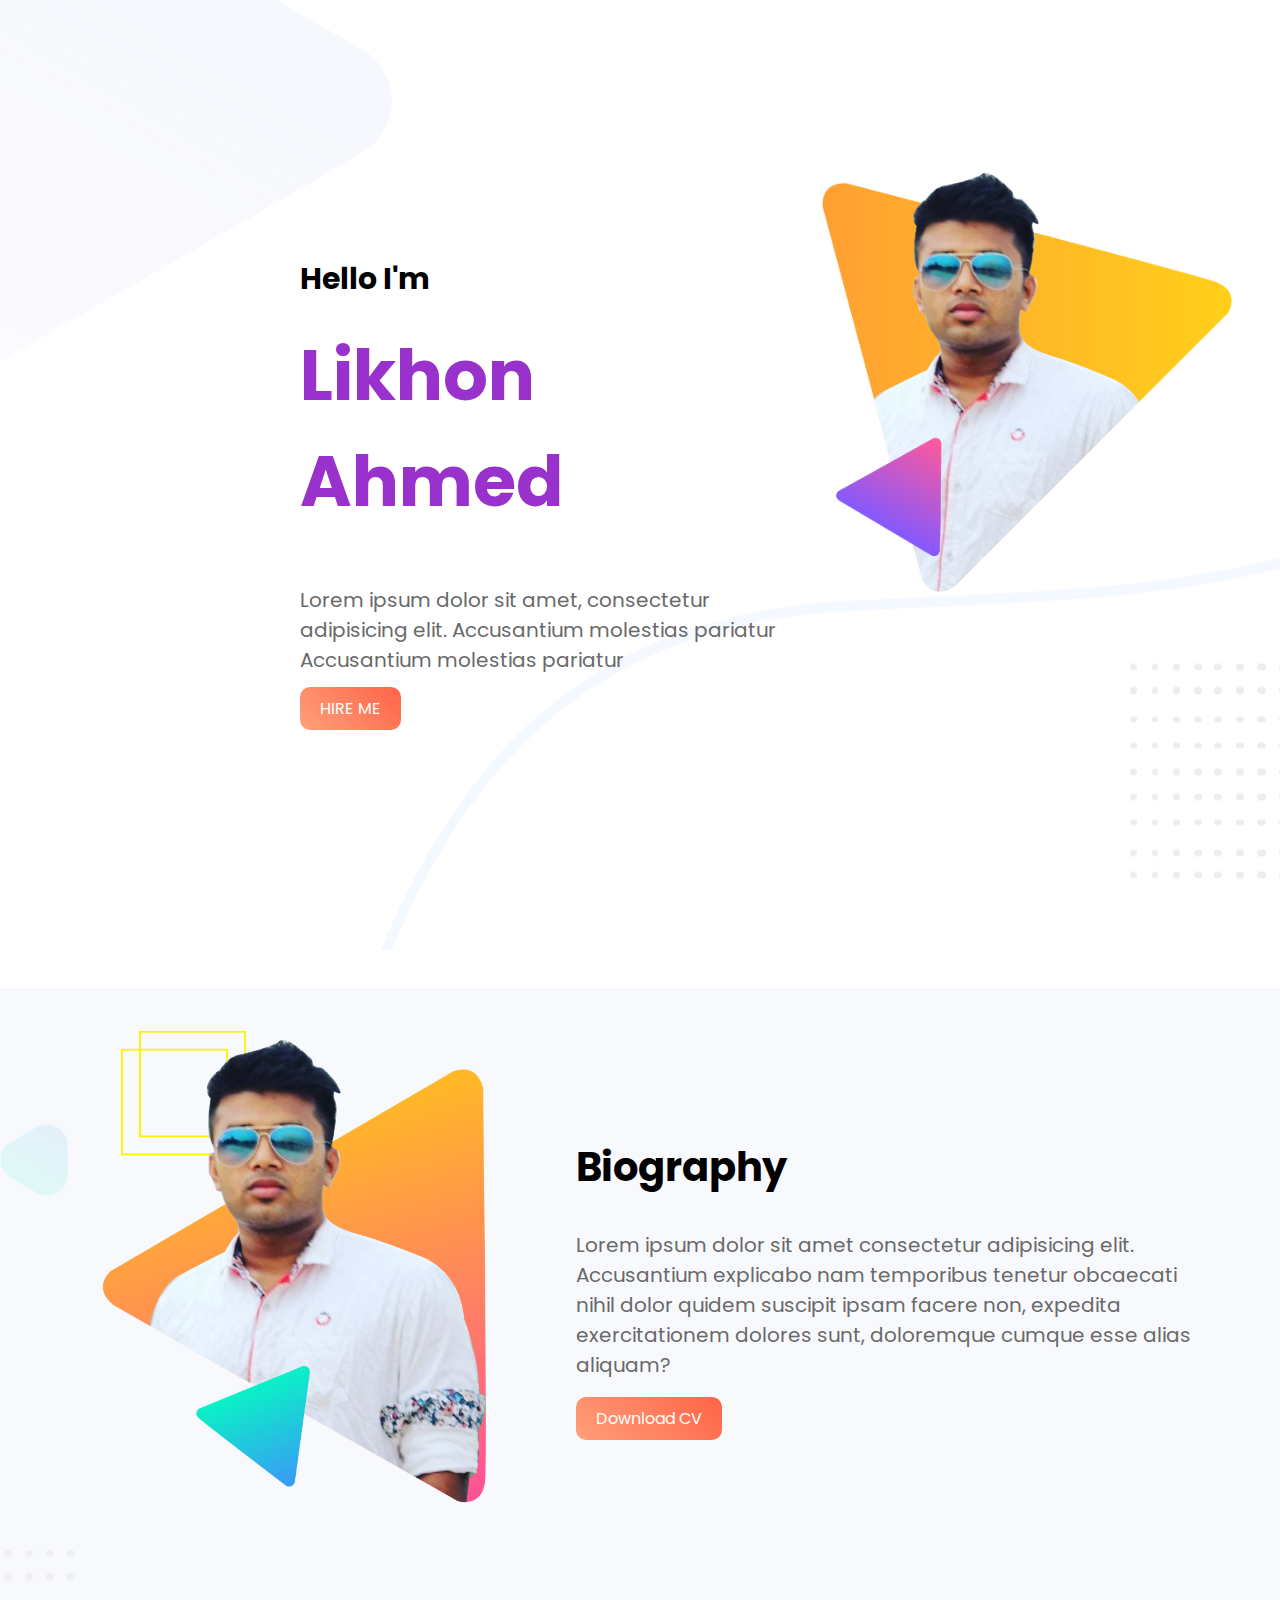
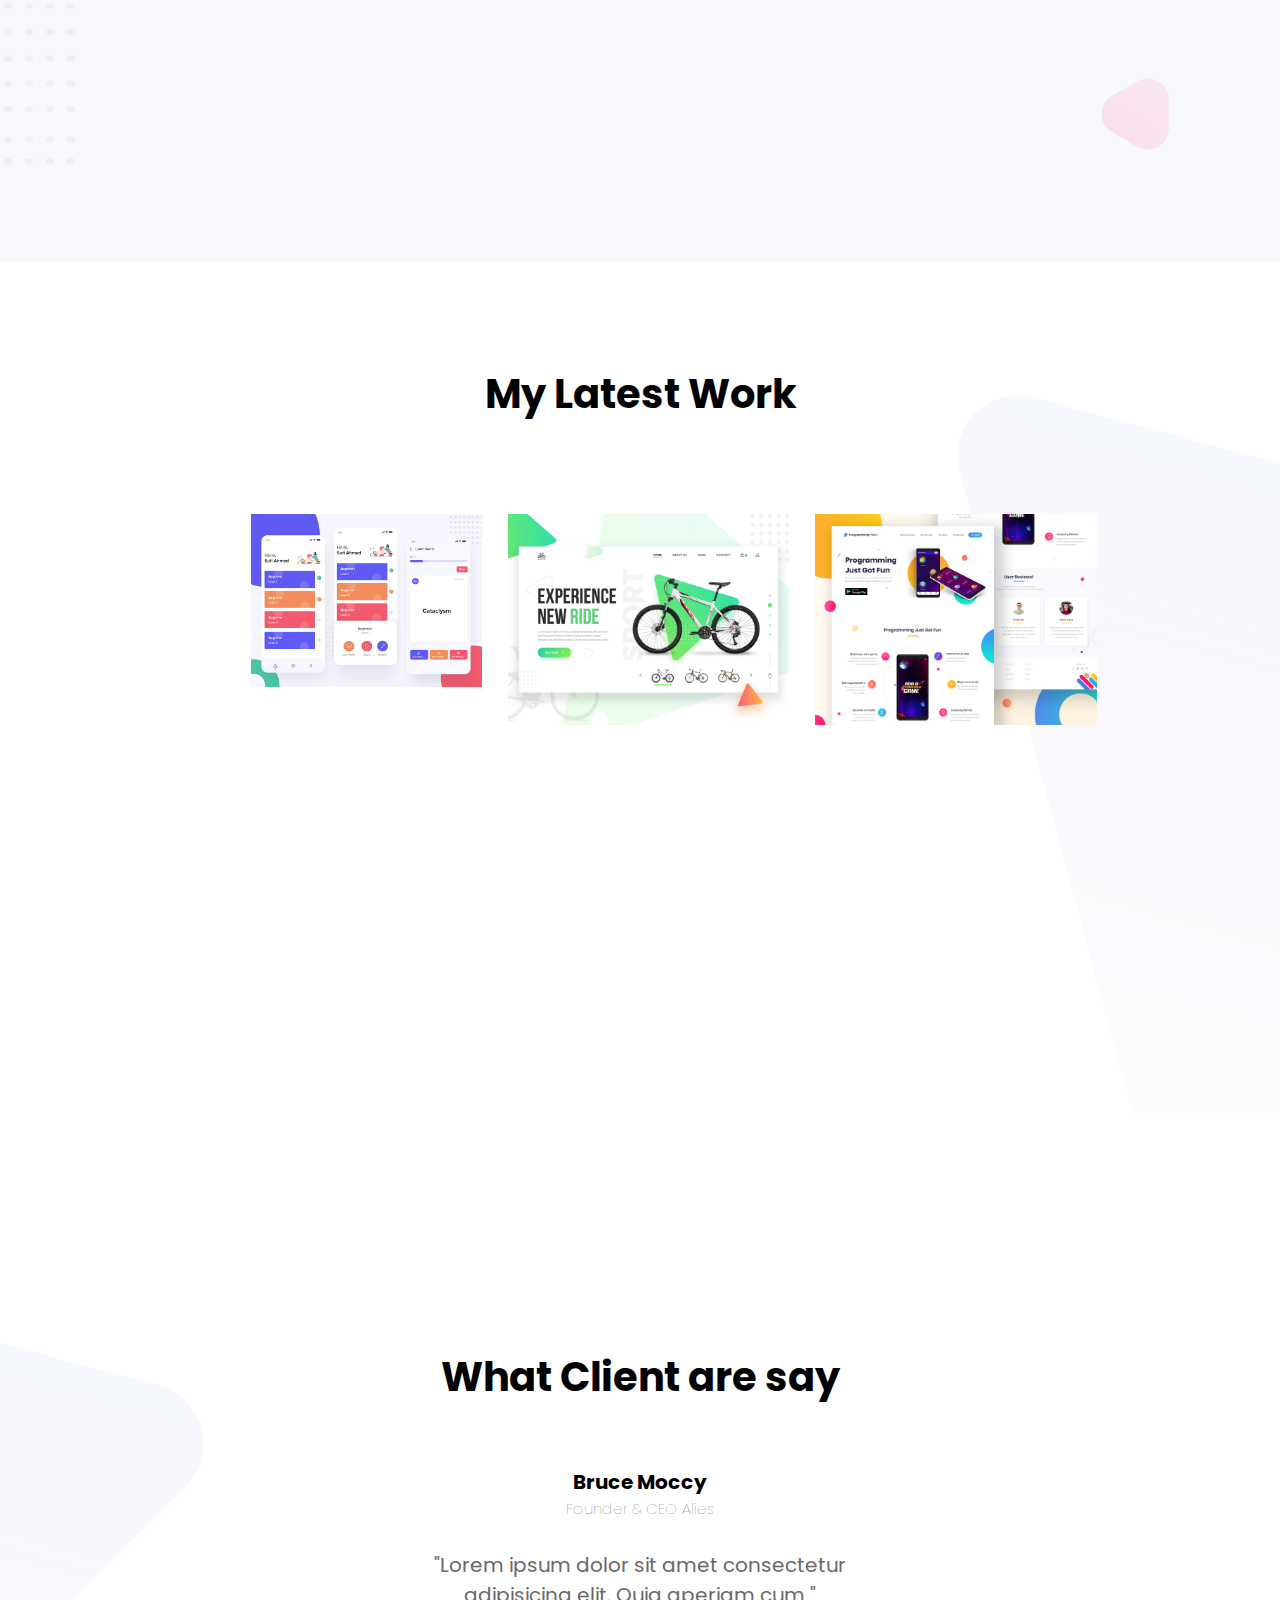
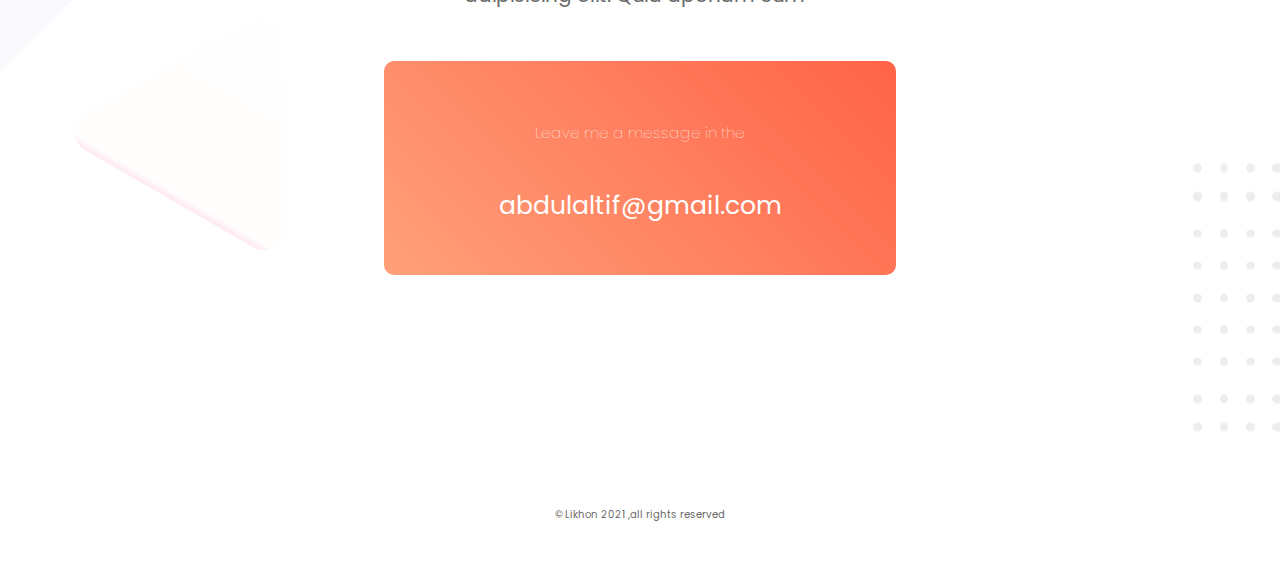
<file: index.html>
<!DOCTYPE html>
<html lang="en">
<head>
    <meta charset="UTF-8">
    <meta http-equiv="X-UA-Compatible" content="IE=edge">
    <meta name="viewport" content="width=device-width, initial-scale=1.0">
    <title>Personal Website</title>

    <link rel="preconnect" href="https://fonts.googleapis.com">
    <link rel="preconnect" href="https://fonts.gstatic.com" crossorigin>
    <link href="https://fonts.googleapis.com/css2?family=Poppins&display=swap" rel="stylesheet">

    <link rel="stylesheet" href="style.css">


</head>
<body>
    
    <section class="header">

        <div class="header-width ">

        <h4> <span class="text"> Hello I'm </span> </h4>
         <h1>Likhon Ahmed</h1>
         <p>Lorem ipsum dolor sit amet, consectetur adipisicing elit. Accusantium molestias pariatur Accusantium molestias pariatur </p>

         <a class="link-button" target="_blank" href="https://www.linkedin.com/in/abdul-latif-733382174/">HIRE ME</a>

        </div>


        <div class="width ">
            <img src="image/likhon2.png" alt="">
        </div>

        </section>


      

        <section class="biography-area">

            <div class="bio-width">
                <img src="image/likhon1.png" alt="">
            </div>
            
                   
            <div class="mid-width">
               
               <h2>Biography</h2>
               <p>Lorem ipsum dolor sit amet consectetur adipisicing elit. Accusantium explicabo nam temporibus tenetur obcaecati nihil dolor quidem suscipit ipsam facere non, expedita exercitationem dolores sunt, doloremque cumque esse alias aliquam?</p>


               <a class="link-button" target="_blank" href="https://www.linkedin.com/in/abdul-latif-733382174/">Download CV</a>


            </div>

            
    
            </section>
        


        <section class="latest-work">


            <h3>My Latest Work</h3>

            <div class="work-width" id="center">
                
                <img src="image\latest-work\work-1.png" alt="">

            </div>

             
            <div class="work-width">
                <img src="image\latest-work\work-2.jpg" alt="">

            </div>

            <div class="work-width">
                <img src="image\latest-work\work-3.jpg" alt="">


            </div>



        </section>

        <section class="footer-area">

            <h2 id="footer-text">What Client are say</h2>

            
          <h5>Bruce Moccy</h5>
          <p id="footer_text5">Founder & CEO Alies</p>

          <p id="footer_text2">"Lorem ipsum dolor sit amet consectetur <br> 
              adipisicing elit. Quia aperiam cum "</p>

              
          
             
         <p id="footer-text3" > <span id="footer_text4"> Leave me a message in the <br><br> </span>abdulaltif@gmail.com</p>


              

        </section>


        <footer>
            <p >© Likhon 2021 ,all rights reserved</p>
            
            </footer>


</body>
</html>
</file>
<file: style.css>
body{
    margin: 0;
  font-family: 'Poppins',sans-serif;
}

h4{
    margin-top:50%;
     

}

.text{
    font-size: 30px;
    font-style: normal;
    color: black;
    
 
}



h1{
   
   font-size: 70px;
   color: darkorchid;
   margin : 0;
   padding-bottom: 30px;
   

}

p{
    color: dimgray;
    font-size: 20px;
    margin-bottom:4%;
}


section{
    height:800px;
    padding-bottom:150px;
    
}

.header-width{
    width: 40%;
    float:left;
    margin-left:300px;

    
}

.width img {
    padding-top:160px;
    width: 32%;
    margin-left: 10px;

    


     
}

.header{
    background-image: url("image/header-bg.png");
    background-repeat: no-repeat;
    background-position: center;

}


.link-button{
    text-decoration: none;
    background-image: linear-gradient(45deg, lightSalmon,tomato);
    padding:10px 20px ;
    border-radius: 10px;
    color: rgb(255, 255, 255);
    font-weight: 700px;
    
   

}


.biography-area{
    background-image: url("image/biography-bg.png");
    background-repeat: no-repeat;
    background-position: center;
    height:800px;
    
    
}

.bio-width img{
    width:30%;
    margin-top: 5%;
    margin-left: 8%;
    float:left;

}


.mid-width{

    padding-top: 12%;
    margin-left: 45%;
    padding-right: 60px;
    

}

h2{
    font-size: 40px;
}

h3{
  font-size: 40px;
  text-align:center;
  margin-bottom: 90px;
  margin-top: 5%;

}


.latest-work{
    
    background-image:url("image/latest-work-bg.png");
    background-repeat: no-repeat;
    background-position: center;
    height:600px;

}



.work-width img{
    
    width: 22%;
    float: left;
    margin-left: 2%;
    
    
}

#center{
    margin-left: 18%;
}

.footer-area{
    background-image: url("image/footer-bg.png");
    background-repeat: no-repeat;
    background-position: center;
    height:800px;

}

#footer-text{
    text-align: center;
    margin-bottom: 60px;
}

h5{
    text-align: center;
    margin: 0;
    text-align:center;
    font-size: 20px;
    font-style: bold;
   
    
}

#footer-text{
    text-align: center;
    padding-top:200px;
}

#footer_text5{
    font-size: 15px;
    font-weight: lighter;
    margin: 0;
    text-align: center;

}
#footer_text2{
    text-align: center;
    margin-top: 30px;
}


#footer_text4{
    text-align: center;
    font-size: 15px;
    font-weight: lighter;
    margin: 0;
}



#footer-text3{
    text-decoration: none;
    background-image: linear-gradient(45deg, lightSalmon,tomato);
    padding: 50px 20px 50px 20px ;
    border-radius: 10px;
    color: rgb(255, 255, 255);
    margin-left: 30%;
    margin-right: 30%;
    font-size: 25px;
    text-align: center;
   
}

footer p {
    text-align: center;
    font-size: 10px;
}
</file>
